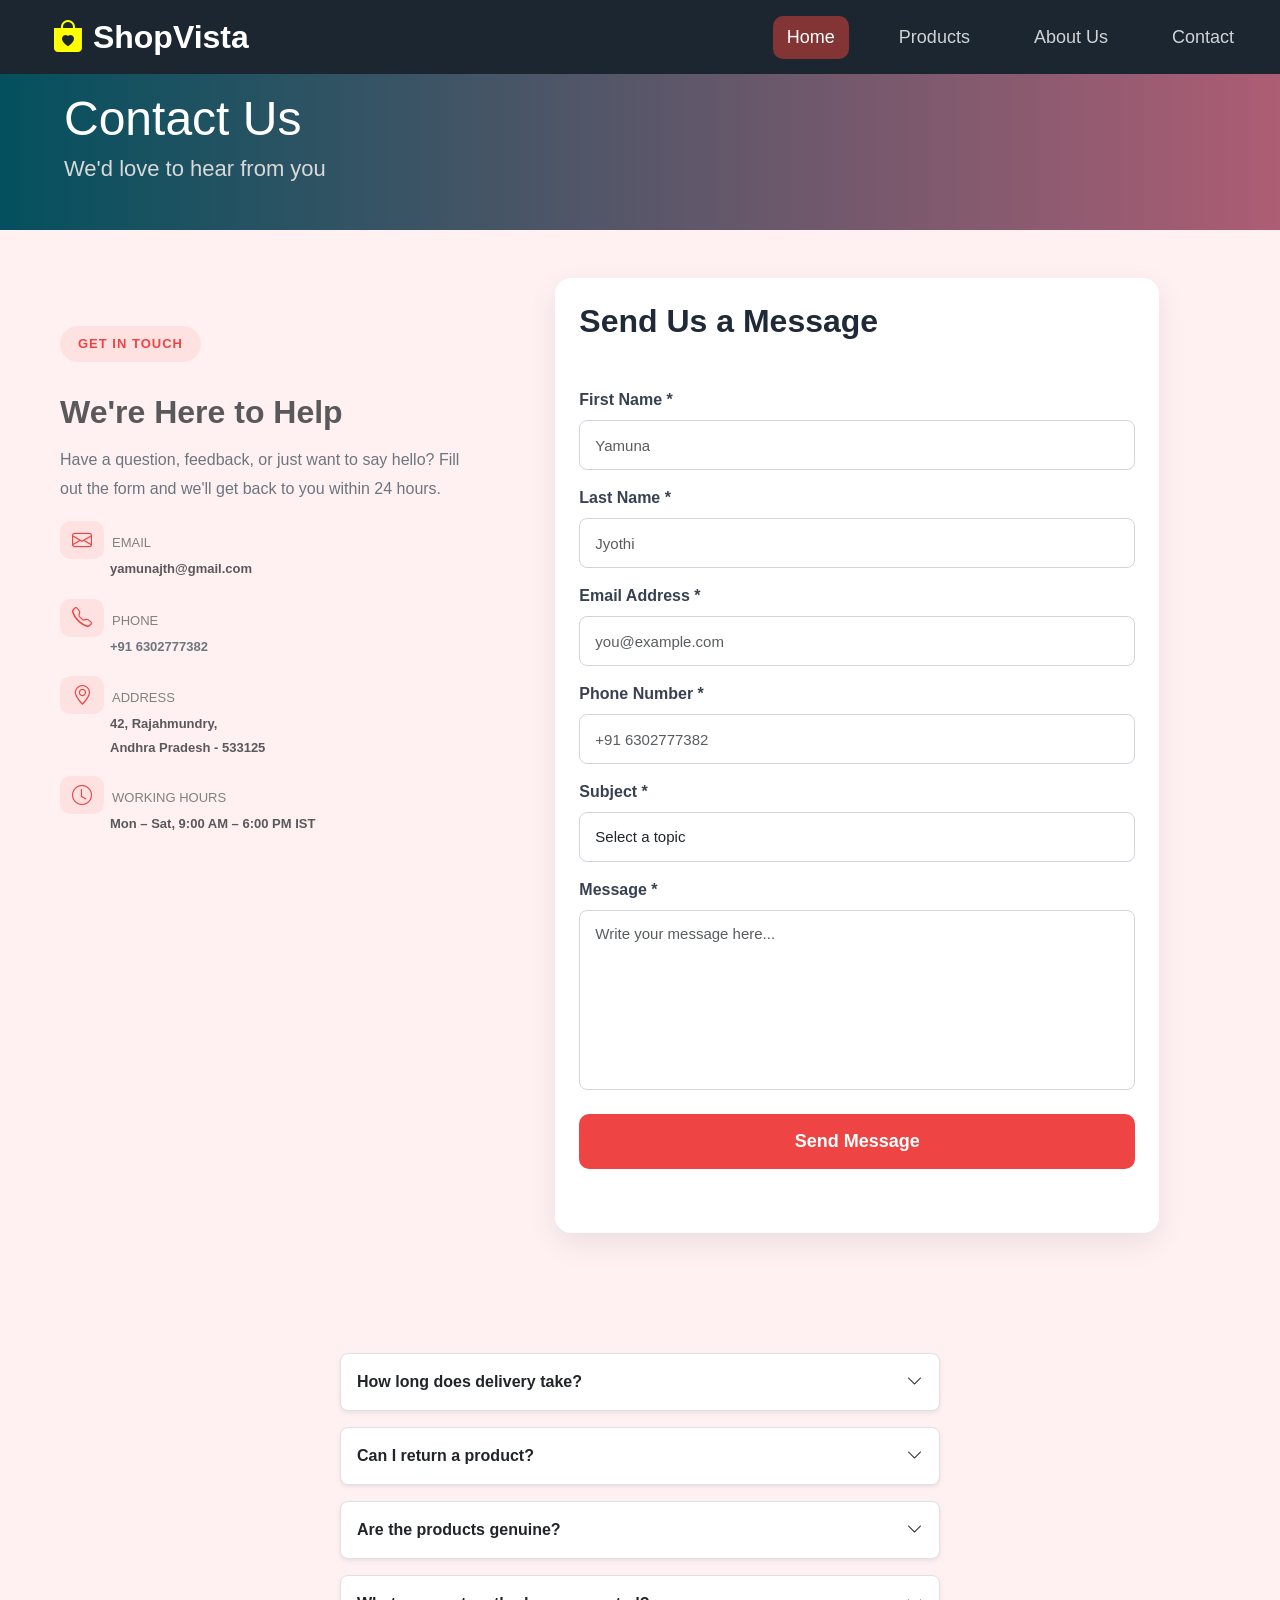
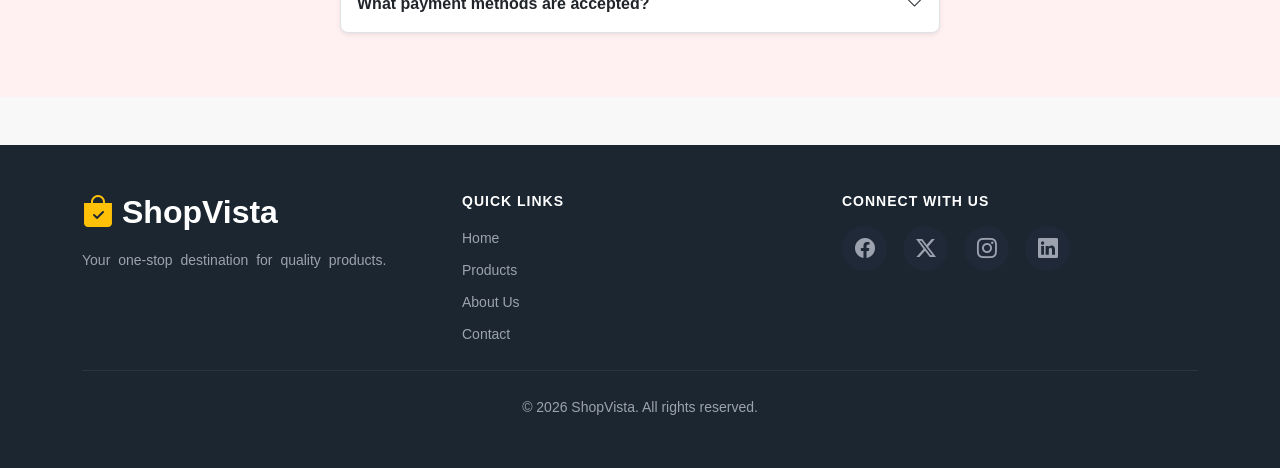
<file: contact.html>
<!DOCTYPE html>
<html lang="en">

<head>
    <meta charset="UTF-8">
    <meta name="viewport" content="width=device-width, initial-scale=1.0">
    <title>ShopVista - Contact</title>
    <link href="https://cdn.jsdelivr.net/npm/bootstrap@5.3.3/dist/css/bootstrap.min.css" rel="stylesheet">

    <!-- Bootstrap Icons -->
    <link rel="stylesheet" href="https://cdn.jsdelivr.net/npm/bootstrap-icons@1.11.3/font/bootstrap-icons.min.css">


    <!-- Your Custom CSS -->
    <link rel="stylesheet" href="./css/navbar.css">
    <link rel="stylesheet" href="./css/hero.css">
    <link rel="stylesheet" href="./css/contact.css">
    <link rel="stylesheet" href="./css/footer.css">
</head>

<body>

    <!-- Navbar -->
    <nav class="navbar navbar-expand-lg custom-navbar" data-bs-theme="dark">
        <div class="container-fluid">

            <!-- Logo -->
            <a class="navbar-brand" href="./index.html">
                <i class="bi bi-bag-heart-fill" style="color: yellow;"></i> ShopVista
            </a>

                 <!-- Mobile Toggle Button -->
            <button class="navbar-toggler" 
                type="button" 
                 data-bs-toggle="collapse" 
                 data-bs-target="#navbarNav"
                aria-controls="navbarNav"
                 aria-expanded="false" 
                 aria-label="Toggle navigation">

                <span class="navbar-toggler-icon"></span>
            </button>


            <!-- Navigation Links -->
            <div class="collapse navbar-collapse" id="navbarNav">

                <ul class="navbar-nav ms-auto gap-3">

                    <li class="nav-item">
                        <a class="nav-link active" aria-current="page" href="./index.html">
                            Home
                        </a>
                    </li>

                    <li class="nav-item">
                        <a class="nav-link" href="./products.html">
                            Products
                        </a>
                    </li>

                    <li class="nav-item">
                        <a class="nav-link" href="./about.html">
                            About Us
                        </a>
                    </li>

                    <li class="nav-item">
                        <a class="nav-link" href="./contact.html">
                            Contact
                        </a>
                    </li>

                </ul>

            </div>

        </div>
    </nav>


    <!-- Hero section -->

    <section class="hero">
        <div class="hero-content">
            <h1 class="contactus">Contact Us</h1>
            <h5 class="love">We'd love to hear from you</h5>
        </div>
    </section>

    <!-- Main section -->

    <section class="main py-5">
        <div class="container-fluid">
            <div class="row g-5 align-items-start">

                <!-- Left Side -->
                <div class="col-lg-5">

                    <div class="contact-info p-5">

                        <button class="Touch mb-3">Get In Touch</button>

                        <h2 class="text-muted">We're Here to Help</h2>

                        <p class="text-secondary">
                            Have a question, feedback, or just want to say hello?
                            Fill out the form and we'll get back to you within 24 hours.
                        </p>

                        <div class="mb-4">
                            <h5><i class="symbol bi bi-envelope me-2"></i>Email</h5>
                            <p class="t text-muted">yamunajth@gmail.com</p>
                        </div>

                        <div class="mb-4">
                            <h5><i class="symbol bi bi-telephone me-2"></i>Phone</h5>
                            <p class="t text-secondary">+91 6302777382</p>
                        </div>

                        <div class="mb-4">
                            <h5><i class="symbol bi bi-geo-alt me-2"></i>Address</h5>
                            <p class="t text-muted">
                                42, Rajahmundry,<br>
                                Andhra Pradesh - 533125
                            </p>
                        </div>

                        <div>
                            <h5><i class="symbol bi bi-clock me-2"></i>Working Hours</h5>
                            <p class="t text-muted">
                                Mon – Sat, 9:00 AM – 6:00 PM IST
                            </p>
                        </div>

                    </div>

                </div>

                <!-- Right Side -->
                <div class="col-lg-6 ">

                    <div class="contact-form p-4">

                        <form class="form" id="myform">

                            <h2 class="mb-4">Send Us a Message</h2>

                            <div id="successMessage"></div>
                            <br>
                            <label for="firstname">First Name *</label>
                            <input id="firstname" type="text" placeholder="Yamuna" class="form-control mb-3">

                            <label for="lastname">Last Name *</label>
                            <input id="lastname" type="text" placeholder="Jyothi" class="form-control mb-3">

                            <label for="email">Email Address *</label>
                            <input type="email" id="email" placeholder="you@example.com" class="form-control mb-3">

                            <label for="number">Phone Number *</label>
                            <input type="tel" id="number" placeholder="+91 6302777382" class="form-control mb-3">

                            <label for="subject">Subject *</label>

                            <select id="subject" class="form-control mb-3">
                                <option>Select a topic</option>
                                <option>Order Inquiry</option>
                                <option>Product Question</option>
                                <option>Return & Refund</option>
                                <option>General Feedback</option>
                                <option>Partnership</option>
                                <option>Other</option>
                            </select>

                            <label for="message">Message *</label>

                            <textarea id="message" rows="5" class="form-control mb-4"
                                placeholder="Write your message here..."></textarea>

                            <button type="submit" class="button-control" id="button">
                                Send Message
                            </button>
                            <br><br>
                            <p id="errorMessage"></p>



                        </form>

                    </div>

                </div>

            </div>
        </div>
    </section>

    <!-- Common Questions -->
    <section class="py-5">

        <div class="mt-4 mx-auto" style="max-width: 600px;" id="faqContainer">

        </div>
        
    </section>


    <!-- Footer Section -->
    <footer class="custom-footer text-white py-5 mt-5">
        <div class="container">
            <div class="row gy-4">

                <!-- Brand Column -->
                <div class="col-lg-4 col-md-4">
                    <h4 class="d-flex align-items-center gap-2 mb-3 text-white fw-bold">
                        <i class="bi bi-bag-check-fill text-warning"></i> ShopVista
                    </h4>
                    <p class="small" style="word-spacing: 4px;">
                        Your one-stop destination for quality products.
                    </p>
                </div>

                <!-- Quick Links Column -->
                <div class="col-lg-4 col-md-4">
                    <h6 class="text-uppercase tracking-wider  small fw-bold mb-3">Quick Links</h6>
                    <ul class="list-unstyled d-flex flex-column gap-2 m-0">
                        <li><a href="index.html" class="text-muted text-decoration-none small footer-link">Home</a></li>
                        <li><a href="products.html"
                                class="text-muted text-decoration-none small footer-link">Products</a></li>
                        <li><a href="about.html" class="text-muted text-decoration-none small footer-link">About Us</a>
                        </li>
                        <li><a href="contact.html" class="text-muted text-decoration-none small footer-link">Contact</a>
                        </li>
                    </ul>
                </div>

                <!-- Connect With Us Column -->
                <div class="col-lg-4 col-md-4">
                    <h6 class="text-uppercase tracking-wider small fw-bold mb-3">Connect With Us</h6>
                    <div class="d-flex gap-3">
                        <a href="#" class="text-muted fs-5 social-icon"><i class="bi bi-facebook"></i></a>
                        <a href="#" class="text-muted fs-5 social-icon"><i class="bi bi-twitter-x"></i></a>
                        <a href="#" class="text-muted fs-5 social-icon"><i class="bi bi-instagram"></i></a>
                        <a href="#" class="text-muted fs-5 social-icon"><i class="bi bi-linkedin"></i></a>
                    </div>
                </div>

            </div>

            <!-- Divider Line -->
            <hr class="border-secondary my-4">

            <!-- Copyright Block -->
            <div class="row">
                <div class="col text-center">
                    <p class="small m-0">
                        © 2026 ShopVista. All rights reserved.
                    </p>
                </div>
            </div>
        </div>
    </footer>

    <script src="./js/contact.js"></script>
    <script src="https://cdn.jsdelivr.net/npm/bootstrap@5.3.3/dist/js/bootstrap.bundle.min.js"></script>
    
</body>

</html>
</file>
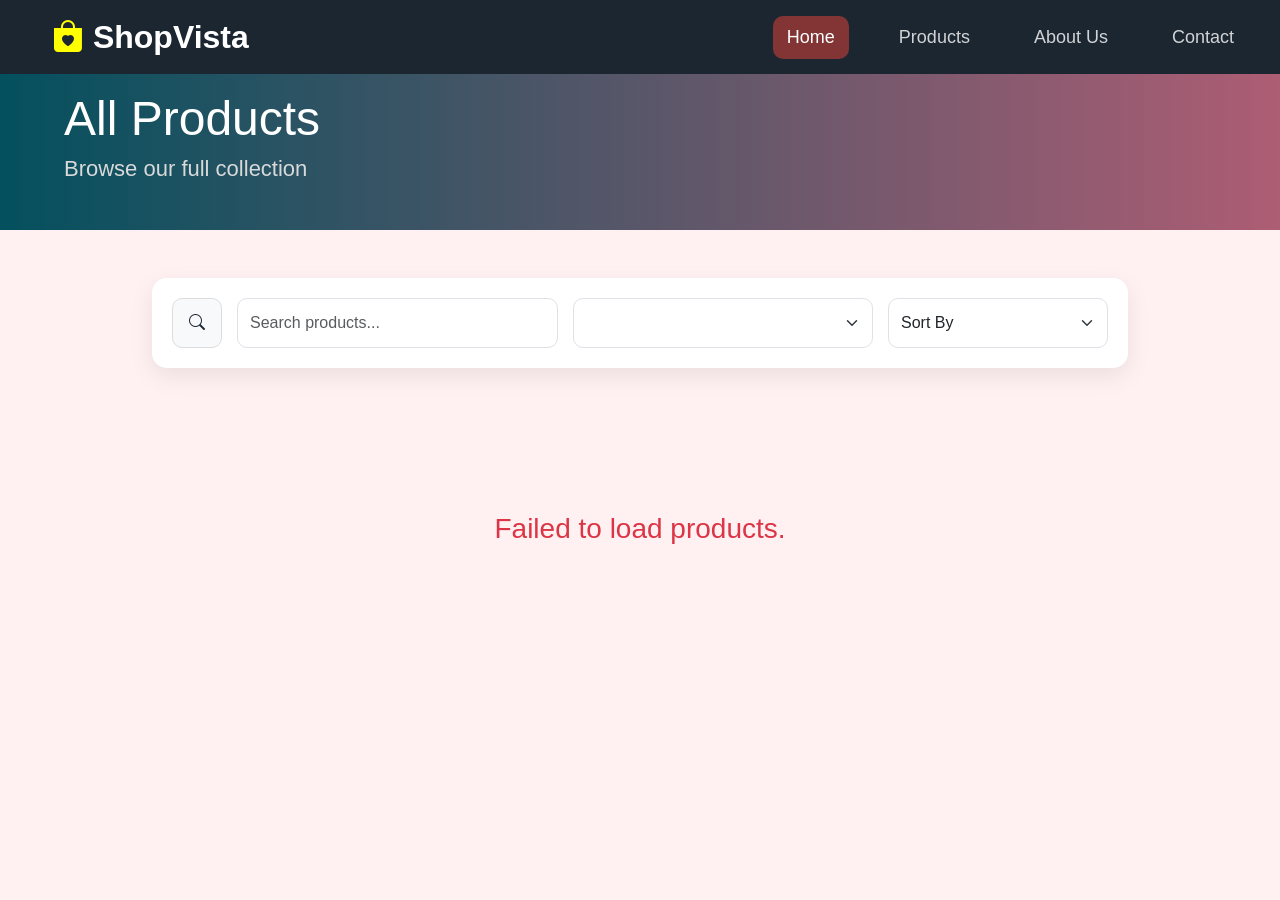
<file: products.html>
<!DOCTYPE html>
<html lang="en">

<head>
    <meta charset="UTF-8">
    <meta name="viewport" content="width=device-width, initial-scale=1.0">
    <title>ShopVista - Products</title>
    <!-- Bootstrap CSS -->
    <link href="https://cdn.jsdelivr.net/npm/bootstrap@5.3.3/dist/css/bootstrap.min.css" rel="stylesheet">

    <!-- Bootstrap Icons -->
    <link rel="stylesheet" href="https://cdn.jsdelivr.net/npm/bootstrap-icons@1.11.3/font/bootstrap-icons.min.css">

    <!-- Your Custom CSS -->
    <link rel="stylesheet" href="./css/navbar.css">
    <link rel="stylesheet" href="./css/style.css">
    <link rel="stylesheet" href="./css/footer.css">
    <link rel="stylesheet" href="./css/hero.css">
    <link rel="stylesheet" href="./css/product.css">
</head>

<body>
    <!-- Navbar -->
    <nav class="navbar navbar-expand-lg custom-navbar" data-bs-theme="dark">
        <div class="container-fluid">

            <!-- Logo -->
            <a class="navbar-brand" href="./index.html">
                <i class="bi bi-bag-heart-fill" style="color: yellow;"></i> ShopVista
            </a>

            <!-- Mobile Toggle Button -->
            <button class="navbar-toggler" type="button" data-bs-toggle="collapse" data-bs-target="#navbarNav"
                aria-controls="navbarNav" aria-expanded="false" aria-label="Toggle navigation">

                <span class="navbar-toggler-icon"></span>
            </button>


            <!-- Navigation Links -->
            <div class="collapse navbar-collapse" id="navbarNav">

                <ul class="navbar-nav ms-auto gap-3">

                    <li class="nav-item">
                        <a class="nav-link active" aria-current="page" href="./index.html">
                            Home
                        </a>
                    </li>

                    <li class="nav-item">
                        <a class="nav-link" href="./products.html">
                            Products
                        </a>
                    </li>

                    <li class="nav-item">
                        <a class="nav-link" href="./about.html">
                            About Us
                        </a>
                    </li>

                    <li class="nav-item">
                        <a class="nav-link" href="./contact.html">
                            Contact
                        </a>
                    </li>

                </ul>

            </div>

        </div>
    </nav>

    <!-- hero card -->
    <section class="hero">
        <div class="hero-content">
            <h1 class="contactus">All Products</h1>
            <h5 class="love">Browse our full collection</h5>
        </div>
    </section>
    <!-- search card -->
    <section class="search py-5">
        <div class="container">


            <form class="searchbar">

                <div class="searchicon">
                    <i class="bi bi-search"></i>
                </div>

                <input type="search" id="searchproduct" class="form-control" placeholder="Search products...">

                <select class="form-select category" id="searchcategory">
                  
                </select>


                <select class="form-select sort" id="sort">
                    <option value="">Sort By</option>
                    <option value="low">Price: Low → High</option>
                    <option value="high">Price: High → Low</option>
                    <option value="rating">Top Rated</option>
                </select>

            </form>

        </div>
    </section>

    <!-- Product List -->

    <section class="main py-5">

        <div class="countProduct" id="productFound">

        </div>

        <div class="container py-5">

            <div class="row g-4" id="productsContainer">

            </div>

        </div>

    </section>






    <script src="./js/products.js"></script>



    <script src="https://cdn.jsdelivr.net/npm/bootstrap@5.3.3/dist/js/bootstrap.bundle.min.js"></script>


</body>

</html>
</file>
<file: css/navbar.css>
*{
    margin: 0%;
    padding: 0%;
    box-sizing: border-box;
}


.navbar {
    padding: 15px 0;
    position:sticky;

}

.navbar-brand {
    font-size: 32px;
    font-family:'Franklin Gothic Medium', 'Arial Narrow', Arial, sans-serif;
    font-weight: bold;
    color: white !important;
    margin-left: 40px;
}
.navbar-brand:hover{
    color: white;
}

.nav-link {
    text-decoration: none;
    font-size: 18px;
    margin-right: 20px;
    color: rgba(255, 255, 255, 0.8) !important; 
    font-weight: 500;
    padding: 8px 14px !important;
    border-radius: 8px;
    transition: 0.3s ease;
}

.nav-link:hover {

    color: white;
    background: rgb(131, 53, 53);
    padding: 15px;
    border-radius: 10px;
    width:auto;
    
}
.custom-navbar .nav-link.active {
    background-color:  rgb(131, 53, 53);
    border-radius: 10px;
     padding: 15px;
    color: #ffffff !important;
}


.custom-navbar {
    background-color: #1b2631;
    width: 100%;
    display: flex;
    align-items: center;
    min-height: 30px;
    padding:8px 0;
    width: 100%;
    position: fixed;
    top: 0;
    z-index: 1000;
    
}
body{
    padding-top: 50px;
}


@media (max-width:768px){

    .custom-navbar{
        min-height:60px;
    }

    .navbar-brand{
        font-size:26px;
        margin-left:15px;
    }

    .nav-link{
        font-size:16px;
        margin-right:0;
    }

    .hero{
        height:140px;
        padding:0 20px;
    }

    .hero h1{
        font-size:36px;
    }

    .hero h5{
        font-size:18px;
    }

}
</file>
<file: css/hero.css>
.hero{
    display:flex;
    align-items:center;
    height:180px;
    background:linear-gradient(to right,#04505e,#ad5d74);
    color:white;
    padding:0 5%;
}


.hero h1 {
    font-size: 48px;
    font-family: 'Franklin Gothic Medium', 'Arial Narrow', Arial, sans-serif;
    margin-bottom: 8px;
}

.hero h5 {
    font-size: 22px;
    color: #d9d9d9;
    font-family: 'Gill Sans', 'Gill Sans MT', Calibri, 'Trebuchet MS', sans-serif;
}
</file>
<file: css/contact.css>
/* ===========================
   CONTACT PAGE
=========================== */
html,
body{
    overflow-x:hidden;
}

*{
    margin: 0;
    padding: 0;
    box-sizing: border-box;
}
.main{
    padding: 80px 0;
}
body{
    background:rgb(248, 248, 248);
    color:#1f2937;
    font-family: Arial, Helvetica, sans-serif;
}

/* Main Section */

.main{
    padding:60px 0;
}

/* ===========================
   CONTACT INFO CARD
=========================== */

.contact-info{
    background:transparent;
    padding:20px 30px;
    border-radius:16px;
    height:100%;
    margin-left: 0;
}

/* Get In Touch Button */

.Touch{
    background:#fee2e2;
    color:#ef4444;
    border:none;
    padding:8px 18px;
    border-radius:50px;
    font-size:13px;
    font-weight:600;
    letter-spacing:1px;
    text-transform:uppercase;
}

/* Headings */

.contact-info h2{
    color:#111827;
    font-size:32px;
    font-weight:700;
    margin:15px 0;
    
}

.symbol{
   background:#fee2e2;
   border-radius:10px;
   padding: 8px 12px;

}

.contact-info h5{
    font-size:13px;
    font-weight:500;
    color:grey;
    margin-bottom:5px;
    text-transform:uppercase;
    
}
.t{
    color:black;
    font-weight:bold;
    font-size: 13px;
    margin-left:50px;

}

.contact-info p{
    color:#6b7280;
    line-height:1.8;
}

/* Contact Details */

.contact-info .mb-4{
    margin-top:25px;
}

.contact-info i{
    color:#ef4444;
    font-size:20px;
    margin-right:10px;
}

.contact-form{
    min-height: 500px;
    padding: 50px;
}
/* ===========================
   CONTACT FORM
=========================== */
.contact-form{
    width:100%;
    max-width:700px;
    margin:0 auto;
    min-height:auto;
    background:#fff;
    padding:35px;
    border-radius:16px;
    box-shadow:0 10px 30px rgba(0,0,0,.08);
}

.contact-form h2{
    font-size:32px;
    font-weight:700;
    margin-bottom:25px;
}

.contact-form label{
    font-weight:600;
    margin-bottom:8px;
    display:block;
    color:#374151;
}

.contact-form form{
    height: 100%;
}
/* Inputs */

.form-control{
    width:100%;
    padding:12px 15px;
    border:1px solid #d1d5db;
    border-radius:8px;
    font-size:15px;
    box-shadow:none;
    height: 50px;
}

textarea.form-control{
    height: 180px;
}
.form-control:focus{
    border-color:#ef4444;
    box-shadow:0 0 0 0.2rem rgba(239,68,68,.2);
}

/* Select */

select.form-control{
    height:50px;
}

/* Textarea */

textarea.form-control{
    resize:none;
}

/* Submit Button */

.button-control{
    width:100%;
    background:#ef4444;
    color:#ffffff;
    border:none;
    padding:14px;
    border-radius:10px;
    font-size:18px;
    font-weight:600;
    cursor:pointer;
    transition:0.3s ease;
}

.button-control:hover{
    background:#dc2626;
    transition: 0.2s;
}
/* Container section background */
.py-5 {
    background-color: #fff1f2; /* Soft pink layout background */
}

/* "Common questions" badge styling */
.touch {
    background-color: #fee2e2; /* Light pink pill background */
    color: #ef4444;            /* Coral/red text color */
    padding: 6px 16px;
    border-radius: 50px;       /* Pill shape */
    font-size: 0.75rem;        /* Small typography */
    font-weight: 600;
    text-transform: uppercase;
    display: inline-block;
    font-family: 'Inter', system-ui, -apple-system, sans-serif;
    word-spacing: 6px;         /* Adds extra space between words */
    letter-spacing: 0.5px;
    margin-bottom: 12px;
}

.success{
    background-color:#d1f1d1;
    color:#0a850a;
    padding:12px;
    border:1px solid #92d392;
    border-radius:5px;
    margin-top:15px;
    font-size:15px;
    font-weight:500;
}

.failure{
   color: red;
   font-size: 20px;

}
.faq-question{
    background: transparent;
    border: none;
    color: #212529;
    transition: 0.3s;
}

.faq-question.active{
    color: #ef4444 !important;
}

.faq-question.active i{
    color: #ef4444 !important;
}

.faq-answer{
    display:none;
    background:#fff;
}

.faq-item{
    overflow:hidden;
}

/* ===========================
   RESPONSIVE
=========================== */

@media (max-width:992px){

    
     .contact-form,
    .contact-info{
        max-width:100%;
        width:100%;
        margin:0;
    }


}

@media (max-width:768px){

    .contact-info,
    .contact-form{
        padding:25px;
    }

    .contact-info h2,
    .contact-form h2{
        font-size:28px;
        
    }
    


}

@media (max-width:576px){
    .contactus{
        font-size: 10px;
    }

    .Touch{
        font-size:11px;
        padding:6px 14px;
    }

    .contact-info h2,
    .contact-form h2{
        font-size:24px;
    }

    .button-control{
        font-size:16px;
    }
   

}
</file>
<file: css/footer.css>
/* ===========================
   FOOTER
=========================== */

.custom-footer{
    background-color: #1b2631 !important;
}

footer h4{
    font-size:32px;
    font-weight:700;
}


footer h6{
    color:#ffffff !important;
    letter-spacing:1px;
}

footer p{
    color:#9ca3af !important;
    line-height:1.8;
}

.footer-link{
    color:#9ca3af !important;
    transition:0.3s ease;
}

.footer-link:hover{
    color:yellow !important;
    
}

.social-icon{
    width:45px;
    height:45px;
    border-radius:50%;
    background:#1f2937;
    display:flex;
    align-items:center;
    justify-content:center;
    color:#9ca3af !important;
    text-decoration:none;
    transition:0.3s ease;
}

.social-icon:hover{
    background:#ef4444;
    color:#ffffff !important;
    transform:translateY(-3px);
}

hr{
    opacity:0.2;
}

/* ===========================
   RESPONSIVE
=========================== */

@media (max-width:768px){

    footer{
        text-align:center;
    }

    .social-icon{
        margin:auto;
    }

    footer .d-flex{
        justify-content:center;
    }

}
</file>
<file: css/style.css>
html,
body {
    overflow-x: hidden;
}

* {
    margin: 0;
    padding: 0;
    box-sizing: border-box;
}

.main {
    padding: 80px 0;
}

body {
    background-color: #fff1f2;
    height: 100vh;
    color: #1f2937;
    font-family: Arial, Helvetica, sans-serif;
}



/* ===========================
   COMMON CAROUSEL
=========================== */

.carousel-item {
    min-height: 40vh;
}

.new-arrivals-banner,
.hero-banner-slide-1,
.hero-banner-slide-3 {

    min-height: 40vh;

    display: flex;
    align-items: center;

    color: #fff;

    padding: 80px 0;

    font-family: system-ui, -apple-system, sans-serif;
}

/* ===========================
   SLIDE 1
=========================== */

.new-arrivals-banner {

    background: linear-gradient(135deg, #1e2530 0%, #ff6b6b 100%);
}

.arrival-tag {

    display: inline-block;

    background: #333c4d;
    color: #f1c40f;

    padding: 8px 18px;

    border-radius: 30px;

    font-size: 13px;
    font-weight: 700;

    letter-spacing: 1px;
    text-transform: uppercase;

    margin-bottom: 20px;
}

.arrival-title {

    font-size: 60px;
    font-weight: 800;

    line-height: 1.2;

    margin-bottom: 20px;
}

.arrival-title-highlight {

    color: #f1c40f;
    display: block;
}

.arrival-subtitle {

    color: #dbe4ee;

    font-size: 20px;

    max-width: 550px;

    margin-bottom: 35px;
}

.arrival-button {

    display: inline-block;

    background: #ef4444;

    color: #fff;

    text-decoration: none;

    padding: 14px 35px;

    border-radius: 10px;

    font-weight: 600;

    transition: .3s;
}

.arrival-button:hover {

    background: #dc2626;
    color: #fff;
}

/* ===========================
   SLIDE 2
=========================== */

.hero-banner-slide-1 {
    background: linear-gradient(to right, #04505e, #ad5d74);

}

.slide-tag {

    display: inline-block;

    background: #423d33;

    color: #f1c40f;

    padding: 8px 18px;

    border-radius: 30px;

    font-size: 13px;

    font-weight: 700;

    letter-spacing: 1px;

    text-transform: uppercase;

    margin-bottom: 20px;
}

.slide-title {

    font-size: 60px;

    font-weight: 800;

    line-height: 1.2;

    margin-bottom: 20px;
}

.slide-title-highlight {

    display: block;

    color: #f1c40f;
}

.slide-subtitle {

    color: #e2e8f0;

    font-size: 20px;

    max-width: 550px;

    margin-bottom: 35px;
}

.slide-button {

    display: inline-block;

    background: #ef4444;

    color: #fff;

    text-decoration: none;

    padding: 14px 35px;

    border-radius: 10px;

    font-weight: 600;

    transition: .3s;
}

.slide-button:hover {

    background: #dc2626;

    color: #fff;
}

/* ===========================
   SLIDE 3
=========================== */

.hero-banner-slide-3 {

    background: linear-gradient(135deg, #1e2530 0%, #2a6b6b 100%);
}

.slide-3-tag {

    display: inline-block;

    background: #333c4d;

    color: #f1c40f;

    padding: 8px 18px;

    border-radius: 30px;

    font-size: 13px;

    font-weight: 700;

    letter-spacing: 1px;

    text-transform: uppercase;

    margin-bottom: 20px;
}

.slide-3-title {

    font-size: 60px;

    font-weight: 800;

    line-height: 1.2;

    margin-bottom: 20px;
}

.slide-3-title-highlight {

    display: block;

    color: #f1c40f;
}

.slide-3-subtitle {

    color: #e2e8f0;

    font-size: 20px;

    max-width: 550px;

    margin-bottom: 35px;
}

.slide-3-button {

    display: inline-block;

    background: #ef4444;

    color: #fff;

    text-decoration: none;

    padding: 14px 35px;

    border-radius: 10px;

    font-weight: 600;

    transition: .3s;
}

.slide-3-button:hover {

    background: #dc2626;

    color: #fff;
}

/* ==========================================
   Shop by Category Section Styles
   ========================================== */

/* Section Main Container */
.category {
    background-color: #fff1f2;
    /* Light, clean background */
}

/* Typography & Subheadings */
.who {
    background-color: #ffeef0;
    color: #ff6f61;
    /* Soft coral signature brand color */
    border: none;
    font-size: 0.75rem;
    font-weight: 700;
    letter-spacing: 2px;
    padding: 6px 16px;
    border-radius: 50px;
    margin-bottom: 1rem;
    text-transform: uppercase;
    pointer-events: none;
    /* Keeps it looking like a badge rather than a clickable button */
}

.headcore {
    font-size: 1.75rem;
    font-weight: 700;
    color: #212529;
    margin-top: 0.5rem;
}

/* Category Grid Layout Space Adjustments */
.category .row.g-4 {
    margin-bottom: 1.5rem;
}

.category .row.g-4:last-child {
    margin-bottom: 0;
}

/* Category Cards Styling */
.category-card {
    background-color: #ffffff;

    border-radius: 16px;
    padding: 32px;
    text-align: center;
    cursor: pointer;

    box-shadow: 0 4px 6px rgba(0, 0, 0, 0.02);
    transition: all 0.3s cubic-bezier(0.4, 0, 0.2, 1);
    height: 130px;
    width: auto;


    background: #fff;
    border: 2px solid #e5e7eb;
    border-radius: 15px;

    display: flex;
    flex-direction: column;
    justify-content: center;
    align-items: center;

    transition: .3s;

}

/* Category Text Headings */
.category-card h6 {
    margin-top: 1.25rem;
    width: auto;
    margin-bottom: 0;
    font-weight: 600;
    color: #343a40;
    font-size: 1.05rem;
    transition: color 0.3s ease;
    font-size: 15px;
}

/* Icons Design & Circular Backdrop */
.category-icon {
    font-size: 1.75rem;
    color: #ff6f61;
    /* Matches theme primary color */
    width: 64px;
    height: 64px;
    background-color: #fff1f0;
    /* Soft tint matching the icon */
    border-radius: 56px;
    padding: 15px;
    display: inline-flex;
    align-items: center;
    justify-content: center;
    transition: all 0.3s ease;
}

.row {
    background: transparent;
    margin-left: 50px;
    margin-right: 50px;
}

/* ==========================================
   Interactive Hover Effects
   ========================================== */

.category-card:hover {
    transform: translateY(-6px);
    box-shadow: 0 12px 24px rgba(0, 0, 0, 0.07);
    border-color: #ffe4e2;
}

/* Scaled up background effect for icon on card hover */
.category-card:hover .category-icon {
    background-color: #ff6f61;
    color: #ffffff;
    transform: scale(1.05);
}

.category-card:hover h6 {
    color: #ff6f61;
}

/* ===========================
   FEATURED PRODUCTS
=========================== */

.featured {
    background-color: #fff1f2;
    padding: 80px 0;
}


.head {
    font-size: 42px;
    font-weight: 700;
    color: #111827;
    margin-top: 20px;
}

.para {
    color: #6b7280;
    font-size: 18px;
}

/* ========   PRODUCT CARD
=========================== */

.featured-card {
    background: linear-gradient(180deg, #FFF5F3, #FFF8F6);
    height: auto;
    border-radius: 18px;
    padding: 25px;
    text-align: start;
    box-shadow: 0 8px 25px rgba(0, 0, 0, .08);
    transition: all .3s ease;
    display: flex;
    flex-direction: column;
    position: relative;
    overflow: hidden;
    position:relative;

}

.featured-card a{
    position:relative;
    z-index:5;
    display:block;
}
.featured-card:hover {
    transform: translateY(-8px);
    box-shadow: 0 18px 35px rgba(0, 0, 0, .15);
}

.featured-badge{
    position:absolute;
    top:9px;
    right:-60px;
    background:#09c2c5;
    color:#fff;
    padding:8px 60px;
    font-size:13px;
    font-weight:bold;
    transform:rotate(45deg);
    transition:.3s;
    opacity:0;

    pointer-events:none;
    z-index:1;
}

.featured-card:hover .featured-badge {
    opacity: 1;
}

/* Product Image */

.feature-icon {
    max-width: 160px;
    max-height: 160px;
    width: 100%;
    height: auto;
    object-fit: contain;
    display: block;
    margin: 0 auto 20px;
    background: transparent;
}

.image-box {

    height: 190px;
    display: flex;
    justify-content: center;
    align-items: center;
}

.featured-card:hover .feature-icon {

    transform: scale(1.08);
    transition: .3s;
}


/* Category */

.featured-card h6 {
    color: rgb(11, 194, 133);
    font-size: 14px;
    font-weight: 700;
    letter-spacing: 1px;

}

/* Product Name */

.featured-card h5 {
    font-size: 14px;
    font-weight: 700;
    color: #1f2937;
    margin-bottom: 1px;
    min-height: 10px;
    line-height: 1.4;
}

/* Price */

.featured-card h2 {
    font-size: 28px;
    color: #111827;
    font-weight: 700;

}

.featured-card del {
    font-size: 13px;
    color: #9ca3af;
    margin-left: 2px;
}



/* Button */

.featured-card button {
    margin-top: auto;
    width: 100%;
    background: #eb5e5e;
    color: #fff;
    border: none;
    padding: 12px;
    border-radius: 10px;
    font-size: 16px;
    font-weight: 600;
    transition: .3s;
}

.featured-card button:hover {
    background: #dc2626;
    transform: translateY(-2px);
}

.star {
    color: #FFD700;
    font-size: 15px;

}

.price-box {
    display: flex;
    align-items: center;
    gap: 10px;
    margin: 8px 0;
}

.price {
    font-size: 16px;
    font-weight: 700;
    color: #ef4444;
    background-color: white;
}

.offer {
    background: #09c2c5;
    color: white;
    padding: 4px 10px;
    border-radius: 20px;
    font-weight: bold;
}

p {
    font-size: 15px;
    margin-left: 2px;
    font-family: 'Franklin Gothic Medium', 'Arial Narrow', Arial, sans-serif;
}

/* ==========================================
   RESPONSIVE DESIGN
========================================== */

/* ==========================
   Large Devices (≤992px)
========================== */

@media (max-width:992px) {

    /* Banner */

    .arrival-title,
    .slide-title,
    .slide-3-title {
        font-size: 48px;
    }

    .arrival-subtitle,
    .slide-subtitle,
    .slide-3-subtitle {
        font-size: 18px;
    }

    /* Category */

    .category .row {
        margin: 0 20px;
    }

    .category-card {
        height: 130px;
    }

    .category-icon {
        width: 60px;
        height: 60px;
        font-size: 24px;
    }

    /* Featured */

    .head {
        font-size: 34px;
    }

    .headcore {
        font-size: 30px;
    }

    .featured-card {
        padding: 20px;
    }

    .feature-icon {
        width: 150px;
        height: 150px;
        display: block;
        margin: 0 auto 20px;
    }

    .featured-card h3 {
        font-size: 20px;
    }

}

/* ==========================
   Tablet (≤768px)
========================== */

@media (max-width:768px) {

    /* Banner */

    .carousel-item {
        min-height: auto;
    }

    .new-arrivals-banner,
    .hero-banner-slide-1,
    .hero-banner-slide-3 {
        min-height: 60vh;
        padding: 60px 25px;
        text-align: center;
    }

    .arrival-title,
    .slide-title,
    .slide-3-title {
        font-size: 36px;
    }

    .arrival-subtitle,
    .slide-subtitle,
    .slide-3-subtitle {
        font-size: 16px;
        max-width: 100%;
    }

    .arrival-button,
    .slide-button,
    .slide-3-button {
        padding: 12px 26px;
    }

    /* Category */

    .category .row {
        margin: 0;
    }

    .category-card {
        height: 130px;
        padding: 20px;
    }

    .category-icon {
        width: 55px;
        height: 55px;
        font-size: 22px;
    }

    .category-card h6 {
        font-size: 14px;
    }

    /* Heading */

    .head {
        font-size: 30px;
    }

    .headcore {
        font-size: 26px;
    }

    .para {
        font-size: 16px;
    }

    /* Featured */

    .featured-card {
        text-align: center;
        padding: 20px;
    }

    .feature-icon {
        display: block;
        width: 170px;
        height: 170px;
        object-fit: contain;
        margin: 0 auto 15px;
    }

    .featured-card h3 {
        font-size: 20px;
        min-height: auto;
    }

    .price-box {
        justify-content: center;
    }

    .featured-card button {
        width: 100%;
    }

    .featured-card hr {

        border: 0;
        border-top: 1px solid #f3d5d5;
        margin: 18px 0;

    }

}

/* ==========================
   Mobile (≤576px)
========================== */

@media (max-width:576px) {

    /* Banner */

    .carousel-item {
        min-height: 320px;
    }

    .new-arrivals-banner,
    .hero-banner-slide-1,
    .hero-banner-slide-3 {
        min-height: 320px;
        padding: 40px 20px;
        text-align: start;
    }

    .arrival-tag,
    .slide-tag,
    .slide-3-tag {
        font-size: 11px;
        padding: 6px 14px;
    }

    .arrival-title,
    .slide-title,
    .slide-3-title {
        font-size: 28px;
    }

    .arrival-subtitle,
    .slide-subtitle,
    .slide-3-subtitle {
        font-size: 15px;
        margin-bottom: 20px;
    }

    .arrival-button,
    .slide-button,
    .slide-3-button {
        padding: 10px 20px;
        font-size: 14px;
    }

    /* Headings */

    .head {
        font-size: 26px;
    }

    .headcore {
        font-size: 22px;
    }

    .para {
        font-size: 15px;
    }

    /* Category */

    .category .row {
        margin: 0;
    }

    .category-card {
        height: 120px;
        padding: 15px;
    }

    .category-icon {
        width: 70px;
        height: 70px;
        font-size: 20px;
    }

    .category-card h6 {
        font-size: 13px;
        margin-top: 10px;
    }

    /* Featured */

    .featured {
        padding: 50px 0;
    }

    .featured .row {
        margin: 0;
    }


    .featured-card {
        width: 100%;
        padding: 18px;
        border-radius: 15px;
        text-align: start;
        border: 1px solid grey;
    }

    .feature-icon {
        object-fit: contain;
        width: 120px;
        height: 120px;
    }

    .featured-card h5 {
        font-size: 12px;
    }

    .featured-card h3 {
        font-size: 16px;
        line-height: 1.4;
    }

    .price-box {
        justify-content: start;
        gap: 8px;
        flex-wrap: wrap;
    }

    .price {
        font-size: 18px;
    }

    .offer {
        font-size: 12px;
        padding: 3px 8px;
    }

    .featured-card button {
        width: 100%;
        padding: 10px;
        font-size: 14px;
    }

}
</file>
<file: css/product.css>
html,
body {
    overflow-x: hidden;
}

* {
    margin: 0;
    padding: 0;
    box-sizing: border-box;
}

.main {
    padding: 80px 0;
}

body {
    background-color: #fff1f2;
    height: 100vh;
    color: #1f2937;
    font-family: Arial, Helvetica, sans-serif;
}

.searchbar{
    display:flex;
    align-items:center;
    gap:15px;
    background:#fff;
    padding:20px;
    border-radius:15px;
    box-shadow:0 8px 25px rgba(0,0,0,.08);
    width:100%;
}

.searchicon{
    width:50px;
    height:50px;
    display:flex;
    justify-content:center;
    align-items:center;
    border:1px solid #ddd;
    border-radius:10px;
    background:#f8f9fa;
    flex-shrink:0;
}
.searchbar .form-control{
    flex:1;
    min-width:0;
    height:50px;
}
.search .container{
    max-width:1000px;
}
.category{
    width:300px;
    background-color: white;
}

.sort{
    width:220px;
}

.searchbar input,
.searchbar select{
    height:50px;
}

.searchbar .form-control,
.searchbar .form-select{
    border-radius:10px;
}

.searchbar input:focus,
.searchbar select:focus{
    box-shadow:none;
    border-color:#ef4444;
}



.card{

    border-radius:  12px;
    overflow: hidden;
    display: flex;
    flex-direction: column;
    gap: 10px;
    width: 100%;
    height:400px;
    position: relative;
    background-color: white;
    text-align: start;

   
   

}

.card img{

    background-color: #FFF8F8;
    width: 100%;
    height:200px;
    object-fit: cover;
    padding:15px;


    
}
.category1{

     color: #09c2c5;
     font-size: 13px;
     font-weight: bold;

     text-transform: uppercase;
     letter-spacing: 0.5px;
     justify-content: start;

}
.title{

    font-weight: bold;
    font-size: 15px;
   justify-content: start;

}
.price1{
    
     font-size: 18px;
     color: #ef4444;
     font-weight: bold;
     margin-top: 12px;

}


.discountp{

    position: absolute;
    color: white;
    background-color: #ef4444;
    border-radius: 15px;
    border-width: 0;
    top: 0;
    left:0;
    font-size: 13px;
    font-weight: bold;
    transform: rotate(0deg);
    transition: .3s;
    opacity: 1;
    padding: 8px 12px;
    width:auto;
    margin-left: 12px;
    margin-top: 10px;
    

}

.available{
   position: absolute;
    color: green;
    background-color: rgb(168, 222, 220);
    border-radius: 15px;
    border-width: 0;
    bottom: 0;
    right:0;
    font-size: 13px;
    font-weight: bold;
    transform: rotate(0deg);
    transition: .3s;
    opacity: 1;
    padding: 7px;
    width:70px;
    margin-right: 12px;
    margin-bottom: 10px;

}


.star{
    color:#facc15;
    font-size:14px;
    margin-left: 1px;
}

.bg{
    padding:15px;
}

.bg .d-flex{
    margin-top:8px;
}

.bg span{
    font-size:14px;
    color:#6b7280;
}
.card{
    transition:.3s;
}

.card:hover{
    border: 1px solid red;
    transform:translateY(-8px);
    box-shadow:0 15px 35px rgba(0,0,0,.15);
}

.foundcount{
    
     display:flex;
    justify-content:space-around;


}
@media (max-width:768px){

    .searchbar{
        flex-direction:column;
        align-items:stretch;
    }

    .searchicon{
        width:100%;
        height:45px;
    }

    .searchbar input,
    .category,
    .sort{
        width:100%;
    }
 .card{
        width:auto;
        height:auto;
    }
}
.searchbar{
    flex-wrap: nowrap;

 }
</file>
